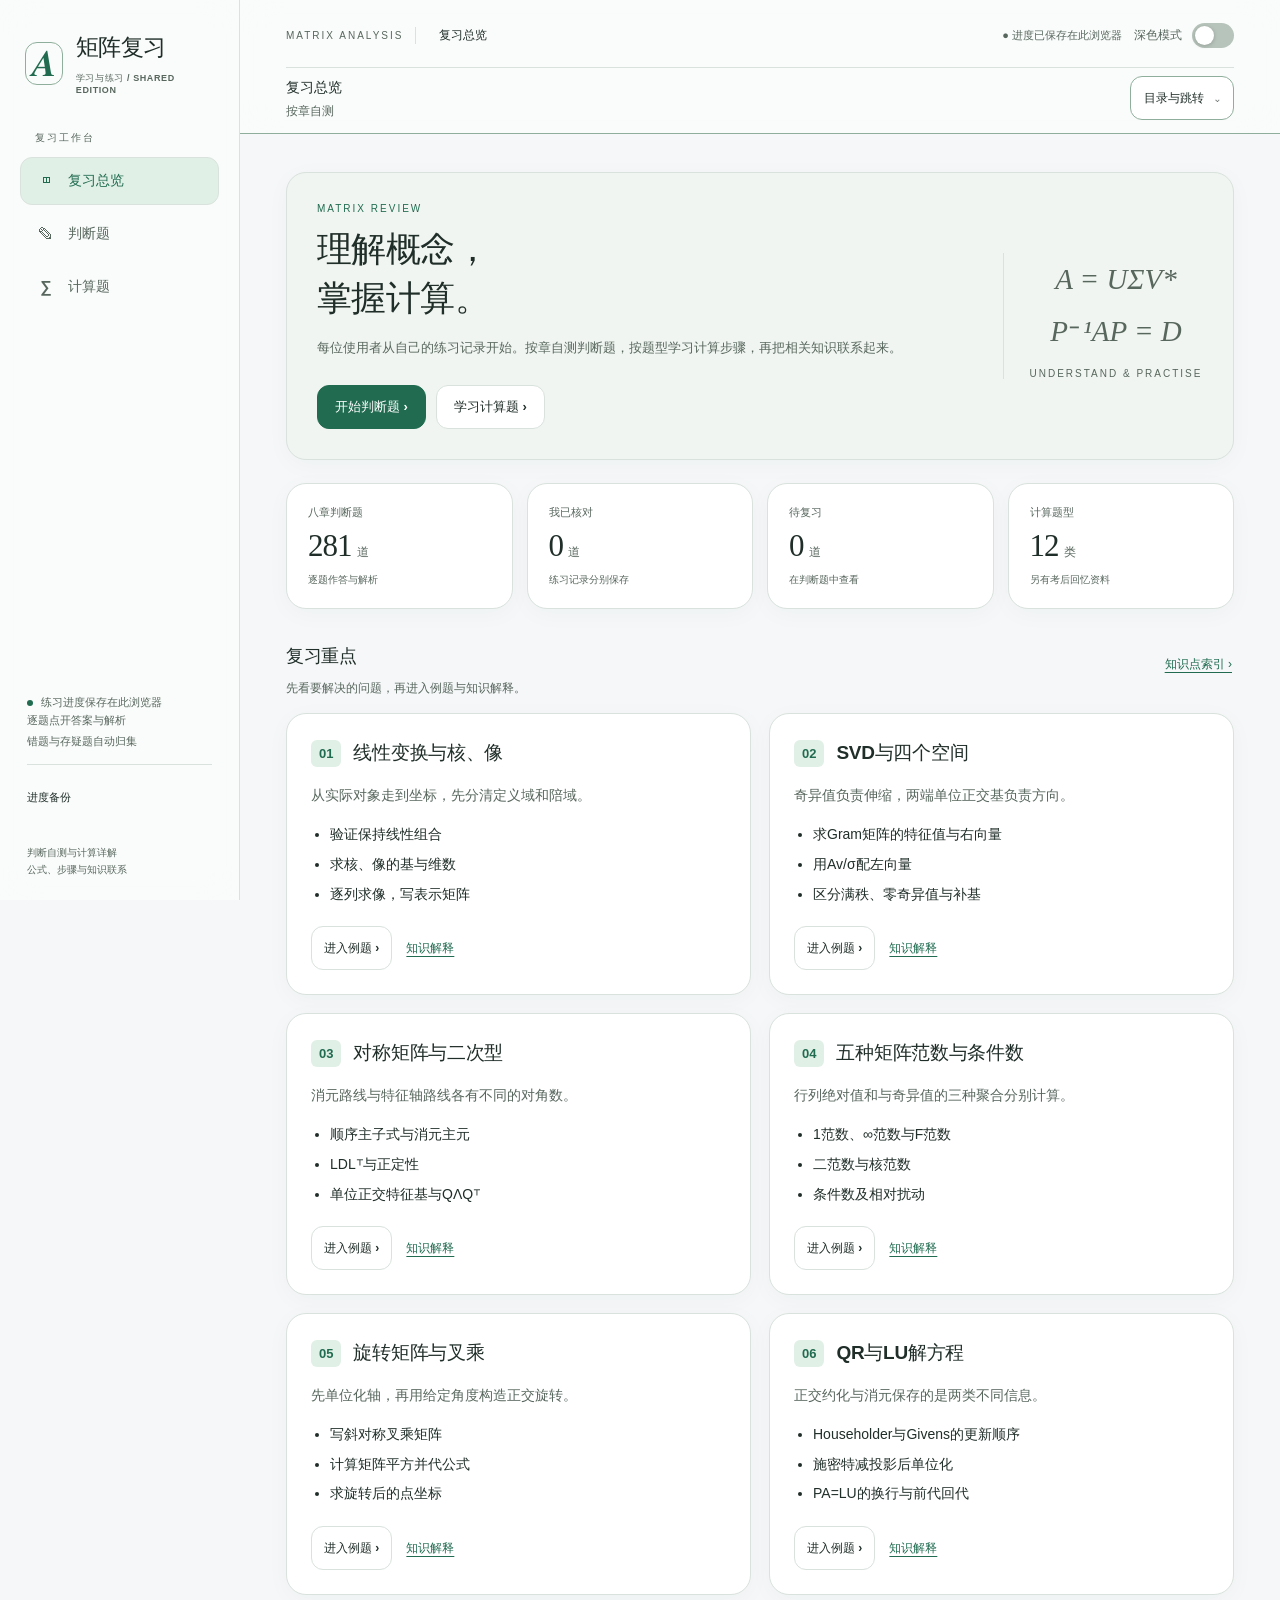
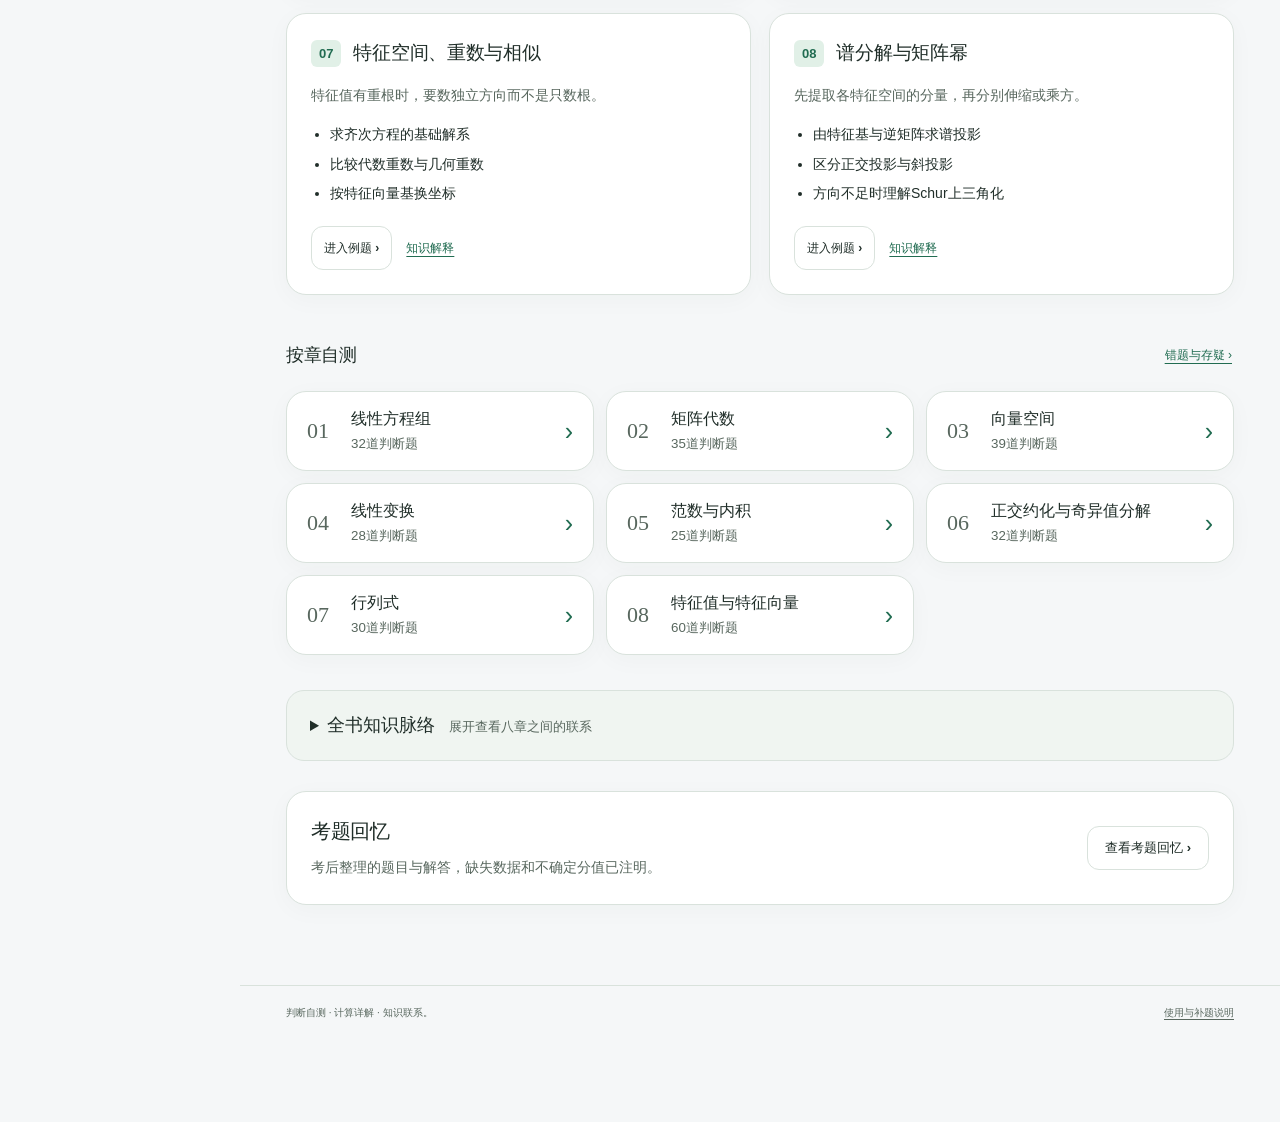
<file: index.html>
<!doctype html>
<html lang="zh-CN" data-theme="light">
<head>
  <meta charset="utf-8">
  <meta name="viewport" content="width=device-width,initial-scale=1">
  <meta name="theme-color" content="#f5f7f8">
  <title>矩阵复习</title>
  <script>try{if(localStorage.getItem("matrix-review.theme")==="dark"){document.documentElement.dataset.theme="dark";document.querySelector('meta[name="theme-color"]').content="#0d0d10";}}catch(e){}</script>
  <link rel="stylesheet" href="vendor/katex/katex.min.css?v=19095127357e">
  <link rel="stylesheet" href="style.css?v=bbf6fe3510bf">
  <link rel="stylesheet" href="mobile.css?v=49b1cda89ac2">
  <link rel="stylesheet" href="study.css?v=0c5cdf243495">
  <link rel="stylesheet" href="theme.css?v=6bb2911e28e2">
  <link rel="stylesheet" href="layout.css?v=339924d6b5a7">
  <script defer src="vendor/katex/katex.min.js?v=e8d885505949"></script>
  <script defer src="vendor/katex/contrib/auto-render.min.js?v=bb53eb953394"></script>
  <script defer src="bank.js?v=4020114d0c50"></script>
  <script defer src="core.js?v=cf3524adc19d"></script>
  <script defer src="app.js?v=b45f04b0af50"></script>
</head>
<body>
  <a class="skip" href="#main">跳至正文</a>
  <aside class="sidebar" aria-label="主要导航">
    <div class="brand"><span class="brand-symbol" aria-hidden="true">𝑨</span><div>矩阵复习<small>学习与练习 / SHARED EDITION</small></div></div>
    <div class="side-label">复习工作台</div>
    <nav id="nav"></nav>
    <div class="side-bottom">
      <div class="offline-indicator"><i></i> 练习进度保存在此浏览器</div>
      <p>逐题点开答案与解析<br>错题与存疑题自动归集</p>
      <details class="progress-tools"><summary>进度备份</summary><div>
      <button id="export" class="side-button">导出进度备份</button>
      <button id="import" class="side-button">导入进度备份</button>
      <input type="file" id="importFile" accept="application/json,.json" hidden>
      </div></details>
      <div class="side-caption">判断自测与计算详解<br>公式、步骤与知识联系</div>
    </div>
  </aside>
  <div class="workspace">
    <header class="topbar">
      <div><span class="eyebrow">MATRIX ANALYSIS</span><span id="breadcrumb">复习总览</span></div>
      <div class="topbar-actions"><span id="saveState" class="save-state" role="status">就绪</span><label class="theme-toggle"><span>深色模式</span><input type="checkbox" id="themeToggle" role="switch" aria-label="深色模式"><span class="theme-track" aria-hidden="true"></span></label></div>
      <div class="reading-dock" aria-label="当前阅读位置与导航">
        <div class="dock-context"><strong id="readingLocation">复习总览</strong><span id="readingSection">学习重点与章节入口</span></div>
        <details id="readingMenu" class="dock-menu"><summary>目录与跳转 <span aria-hidden="true">⌄</span></summary><div id="readingMenuPanel" class="dock-menu-panel"></div></details>
      </div>
    </header>
    <main id="main" tabindex="-1"></main>
    <footer class="footer">判断自测 · 计算详解 · 知识联系。<a href="guide.html" target="_blank" rel="noopener">使用与补题说明</a></footer>
  </div>
  <div id="toast" class="toast" role="status" aria-live="polite"></div>
  <nav id="readingTools" class="reading-tools" aria-label="快捷翻题与返回顶部" hidden></nav>
  <dialog id="confirmDialog"><form method="dialog"><h2 id="dialogTitle">确认提交</h2><p id="dialogText"></p><div class="button-row"><button value="cancel" class="button secondary">返回检查</button><button value="ok" class="button">继续</button></div></form></dialog>
  <noscript>请使用支持 JavaScript 的浏览器打开此文件。也可以阅读本目录的 Markdown 题库和批改。</noscript>
</body>
</html>
</file>
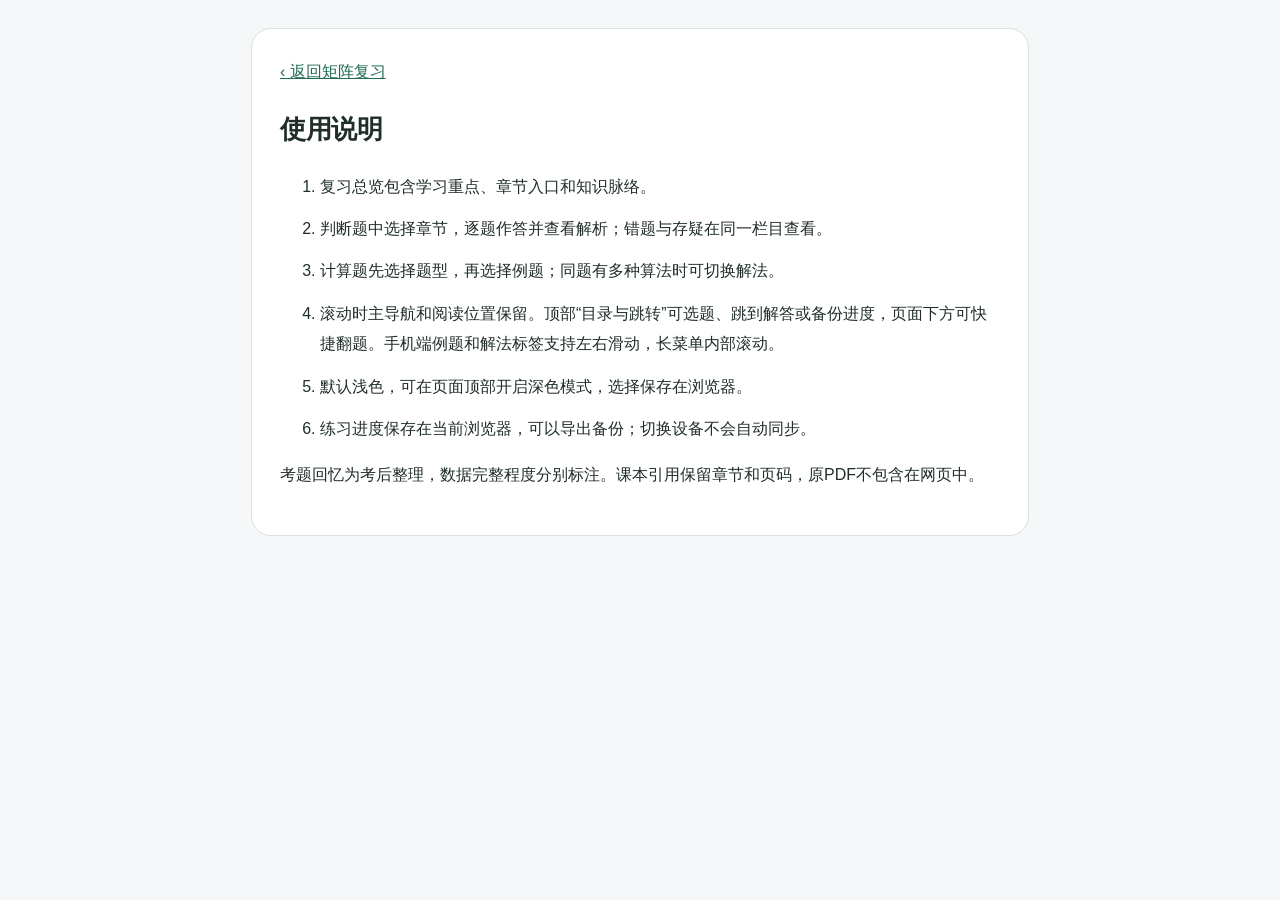
<file: guide.html>
<!doctype html>
<html lang="zh-CN" data-theme="light"><head><meta charset="utf-8"><meta name="viewport" content="width=device-width,initial-scale=1"><title>使用说明 · 矩阵复习</title>
<script>try{if(localStorage.getItem("matrix-review.theme")==="dark")document.documentElement.dataset.theme="dark";}catch(e){}</script>
<link rel="stylesheet" href="theme.css?v=6bb2911e28e2">
<style>body{font:16px/1.9 -apple-system,BlinkMacSystemFont,"Segoe UI",sans-serif;margin:0;padding:28px}main{max-width:720px;margin:auto;padding:28px;background:var(--card);border:1px solid var(--line);border-radius:20px}a{color:var(--green)}h1{font-size:26px}li{margin:12px 0}@media(max-width:600px){body{padding:16px}main{padding:22px}}</style></head>
<body><main><a href="index.html">‹ 返回矩阵复习</a><h1>使用说明</h1><ol><li>复习总览包含学习重点、章节入口和知识脉络。</li><li>判断题中选择章节，逐题作答并查看解析；错题与存疑在同一栏目查看。</li><li>计算题先选择题型，再选择例题；同题有多种算法时可切换解法。</li><li>滚动时主导航和阅读位置保留。顶部“目录与跳转”可选题、跳到解答或备份进度，页面下方可快捷翻题。手机端例题和解法标签支持左右滑动，长菜单内部滚动。</li><li>默认浅色，可在页面顶部开启深色模式，选择保存在浏览器。</li><li>练习进度保存在当前浏览器，可以导出备份；切换设备不会自动同步。</li></ol><p>考题回忆为考后整理，数据完整程度分别标注。课本引用保留章节和页码，原PDF不包含在网页中。</p></main></body></html>
</file>
<file: style.css>
:root{--ink:#21312e;--muted:#687670;--forest:#163e36;--green:#27634e;--accent:#dbe9bd;--paper:#f5f4ee;--card:#fffefa;--line:#e0e3da;--red:#a13c35;--red-bg:#fff1ed;--amber:#8b641a;--amber-bg:#fcf5df;--good-bg:#edf5e9;--sidebar:240px;font-family:"Segoe UI","Microsoft YaHei",sans-serif;color:var(--ink);background:var(--paper);font-synthesis:none}
*{box-sizing:border-box}body{margin:0}button,input,select,textarea{font:inherit}button,a,input,summary{touch-action:manipulation}button{cursor:pointer}button:disabled{cursor:default}a{color:var(--green);text-underline-offset:3px}button:focus-visible,a:focus-visible,summary:focus-visible,select:focus-visible,textarea:focus-visible{outline:3px solid #6c9561;outline-offset:3px}button{color:inherit}.skip{position:fixed;top:-60px;left:260px;z-index:20;background:white;padding:12px}.skip:focus{top:12px}.sidebar{position:fixed;inset:0 auto 0 0;width:var(--sidebar);background:var(--forest);color:#f2f5e9;padding:32px 20px 22px;display:flex;flex-direction:column;z-index:10}.brand{display:flex;gap:13px;align-items:center;font-family:"SimSun",serif;font-size:23px;letter-spacing:1px;padding:0 5px 33px}.brand-symbol{font-size:37px;font-family:Georgia,serif;width:39px;height:43px;border:1px solid #799285;border-radius:6px;text-align:center;line-height:41px}.brand small{display:block;font-family:"Segoe UI",sans-serif;letter-spacing:.6px;font-size:9px;margin-top:9px;color:#b7cabc}.side-label{padding:0 15px;color:#9fb7a8;font-size:10px;letter-spacing:2px;margin:3px 0 12px}#nav{display:grid;gap:5px}#nav button{border:0;background:transparent;color:#cbd8cf;display:flex;align-items:center;gap:12px;padding:13px 15px;border-radius:7px;text-align:left;font-size:14px}#nav button:hover{background:#245046}#nav button.active{background:var(--accent);color:#243c2b;font-weight:650}#nav .nav-icon{font-size:16px;width:20px;text-align:center}#nav .count{margin-left:auto;font-size:11px;background:#ffffff1a;padding:2px 6px;border-radius:4px}.side-bottom{margin-top:auto;padding:26px 7px 0;font-size:11px}.side-bottom p{color:#a8c0b0;line-height:1.9}.offline-indicator{font-size:11px;color:#deebce}.offline-indicator i{display:inline-block;background:#bddb83;width:6px;height:6px;border-radius:50%;margin-right:5px}.side-button{border:1px solid #547365;background:transparent;color:#dfe8d8;padding:9px 10px;border-radius:5px;margin:0 0 7px;width:100%;font-size:11px}.side-button:hover{background:#2b5347}.side-caption{color:#92ad9a;font-size:10px;line-height:1.7;padding-top:13px}.workspace{margin-left:var(--sidebar)}.topbar{height:76px;border-bottom:1px solid var(--line);padding:0 46px;display:flex;align-items:center;justify-content:space-between;background:#fffefa;gap:10px}.topbar>div{display:flex;align-items:center;gap:24px}.eyebrow{font-size:10px;letter-spacing:2px;color:#7c887f}.topbar #breadcrumb{font-size:12px;border-left:1px solid var(--line);padding-left:23px}.save-state{font-size:11px;color:var(--muted)}.save-state.bad{color:var(--red);max-width:330px}main{max-width:1250px;margin:0 auto;padding:38px 46px 50px;min-height:calc(100vh - 130px)}h1,h2,h3,p{margin-top:0}h1{font-family:"Noto Serif SC","Source Han Serif SC","SimSun",serif;font-size:33px;line-height:1.4;letter-spacing:1px;font-weight:650;margin-bottom:15px}h2{font-size:21px;font-weight:650;line-height:1.5}h3{font-size:16px;line-height:1.6}p{line-height:1.9}.muted{color:var(--muted)}.small{font-size:12px}.overline{font-size:10px;letter-spacing:2px;color:var(--green);margin:0 0 10px;text-transform:uppercase}.page-head{display:flex;justify-content:space-between;gap:20px;align-items:flex-start;margin-bottom:25px}.page-head .intro{color:var(--muted);font-size:13px;line-height:1.9;max-width:700px;margin-bottom:0}.button{border:1px solid var(--forest);border-radius:5px;background:var(--forest);color:#fffef6;display:inline-flex;align-items:center;justify-content:center;gap:8px;padding:11px 17px;text-decoration:none;font-size:13px;font-weight:600;line-height:1.5}.button:hover{background:#2a594a}.button.secondary{background:transparent;color:var(--forest);border-color:#becaba}.button.secondary:hover{background:#ebefe3}.button.light{background:#e9f0d9;color:#28432e;border-color:transparent}.button.light:hover{background:#dbe9bd}.button.small{padding:7px 12px;font-size:12px}.button:disabled{opacity:.5}.text-button{border:0;padding:5px 2px;background:transparent;color:var(--green);font-size:12px;text-decoration:underline;text-underline-offset:4px}.button-row{display:flex;flex-wrap:wrap;align-items:center;gap:10px}.hero{padding:32px 34px;background:#e8eddd;border:1px solid #dce4cd;border-radius:9px;display:grid;grid-template-columns:1fr 200px;gap:28px;margin-bottom:23px;position:relative;overflow:hidden}.hero h1{font-size:35px;margin-bottom:14px}.hero p{max-width:650px;font-size:13px;color:#51634e;margin-bottom:24px}.hero-math{align-self:center;text-align:center;color:#697d55;font:italic 29px Georgia,serif;line-height:1.8;border-left:1px solid #cdd7bf;padding-left:25px}.hero-math small{display:block;font:10px "Segoe UI",sans-serif;letter-spacing:2px;margin-top:10px}.stat-grid{display:grid;grid-template-columns:repeat(4,1fr);gap:14px;margin-bottom:30px}.stat{background:var(--card);border:1px solid var(--line);border-radius:7px;padding:21px}.stat-label{font-size:11px;color:var(--muted);margin-bottom:8px}.stat-value{font:31px Georgia,"Microsoft YaHei",serif;letter-spacing:-1px}.stat-value span{font:12px "Microsoft YaHei",sans-serif;letter-spacing:0;color:var(--muted);margin-left:5px}.stat-foot{font-size:10px;color:var(--muted);margin-top:9px}.section-heading{display:flex;align-items:center;justify-content:space-between;gap:12px;margin:0 0 14px}.section-heading h2{margin:0;font-size:18px}.dashboard-grid{display:grid;grid-template-columns:1.35fr 1fr;gap:22px}.panel{border:1px solid var(--line);background:var(--card);border-radius:7px;overflow:hidden}.panel-pad{padding:22px}.chapter-row{display:flex;gap:16px;align-items:center;padding:15px 20px;border:0;border-bottom:1px solid var(--line);background:transparent;width:100%;text-align:left}.chapter-row:last-child{border-bottom:0}.chapter-row:hover{background:#f0f3e8}.chapter-number{font:22px Georgia,serif;color:#7d8e6f;width:29px}.chapter-info{flex:1;min-width:0}.chapter-info strong{font-size:13px;font-weight:600;display:block;margin-bottom:5px}.chapter-info small{color:var(--muted);font-size:10px}.arrow{color:#7b8e71}.priority-item{padding:17px 0;border-bottom:1px solid var(--line)}.priority-item:first-child{padding-top:0}.priority-item:last-child{border-bottom:0;padding-bottom:0}.priority-item h3{font-size:14px;margin:0 0 6px}.priority-item p{font-size:12px;color:var(--muted);margin:0}.tag{display:inline-block;border:1px solid #d7e1c8;color:#5b7048;padding:3px 7px;border-radius:4px;font-size:10px;line-height:1.5;white-space:nowrap}.tag.optional{background:#f8f0e3;color:#856637;border-color:#eadbc0}.tag.original{color:#69736e;border-color:#dfe2dc}.banner{border-left:3px solid #b7ca8e;background:#edf2e3;padding:16px 20px;font-size:12px;line-height:1.9;margin:20px 0}.banner.warn{background:var(--amber-bg);border-color:#d1b162}.banner p:last-child{margin-bottom:0}.chapter-tabs{display:grid;grid-template-columns:repeat(8,1fr);border:1px solid var(--line);border-radius:6px;overflow:hidden;margin-bottom:20px}.chapter-tabs button{background:var(--card);padding:14px 7px;border:0;border-right:1px solid var(--line);font-size:12px}.chapter-tabs button:last-child{border-right:0}.chapter-tabs button.active{background:var(--forest);color:white}.chapter-tabs button span{display:block;font-size:10px;opacity:.65;margin-top:5px}.toolbar{display:flex;align-items:center;justify-content:space-between;gap:15px;flex-wrap:wrap;margin:18px 0}.toolbar label{font-size:12px;color:var(--muted)}select{background:var(--card);border:1px solid #c9d1c2;padding:8px 12px;border-radius:4px;color:var(--ink);max-width:100%}.progress-line{height:4px;background:#e3e8da;overflow:hidden;border-radius:3px;margin:14px 0 24px}.progress-line span{display:block;height:100%;background:#87a55d;transition:width .15s}.practice-sticky{position:sticky;top:0;z-index:5;background:#f5f4eef5;backdrop-filter:blur(8px);border-bottom:1px solid var(--line);padding:12px 0;margin:0 0 20px;display:flex;gap:15px;align-items:center;justify-content:space-between}.practice-sticky strong{font-size:14px}.practice-sticky small{color:var(--muted);font-size:11px}.question{background:var(--card);border:1px solid var(--line);border-radius:7px;padding:22px 25px;margin:0 0 16px;scroll-margin-top:90px}.question.is-wrong{border-left:3px solid #c47366}.question.is-unsure{border-left:3px solid #c8b05b}.q-meta{display:flex;align-items:center;gap:8px;flex-wrap:wrap;margin-bottom:12px;color:var(--muted);font-size:10px}.q-id{color:var(--green);font-weight:700;font-size:12px;letter-spacing:.6px}.q-meta .q-origin{margin-left:auto}.q-text{line-height:1.95;font-size:15px;margin-bottom:16px}.question fieldset{padding:0;border:0;margin:0;min-width:0}.sr-only{position:absolute;clip:rect(0,0,0,0);clip-path:inset(50%);width:1px;height:1px;overflow:hidden;white-space:nowrap}.choices{display:flex;flex-wrap:wrap;gap:9px;align-items:center}.choice{display:flex;align-items:center;gap:7px;border:1px solid #d7ddcf;padding:9px 17px;font-size:12px;border-radius:5px;background:#fffefb;cursor:pointer;min-width:84px}.choice:hover{background:#f1f4e9}.choice.selected{background:#eaf0df;border-color:#77915d;color:#2d4f2c}.choice input{accent-color:var(--forest);margin:0}.choice:has(input:focus-visible){outline:3px solid #9ab67c;outline-offset:2px}.choice:has(input:disabled){cursor:default}.flag-button{margin-left:auto;border:0;background:none;color:#8a7950;padding:8px;font-size:11px}.flag-button.flagged{background:var(--amber-bg);border-radius:4px;color:var(--amber)}.q-verdict{font-size:12px;display:flex;gap:9px;align-items:center;margin:14px 0 6px;flex-wrap:wrap}.pill{display:inline-block;padding:4px 9px;background:var(--good-bg);color:#3c7043;border-radius:4px;font-size:11px}.pill.wrong{background:var(--red-bg);color:var(--red)}.pill.unsure{background:var(--amber-bg);color:var(--amber)}.explanation{margin-top:14px;border-top:1px solid var(--line);padding-top:13px;font-size:13px;line-height:1.95}.explanation>summary{cursor:pointer;color:var(--green);font-weight:600;font-size:12px;margin-bottom:7px}.explanation .exp-body{padding-top:7px}.takeaway{background:#f1f4e8;padding:10px 14px;margin:14px 0;font-size:12px;border-radius:4px}.source-link{font-size:11px;line-height:1.8}.source-links{display:flex;gap:8px 14px;flex-wrap:wrap;margin-top:10px}.source-note{font-size:11px;background:#fcf6e9;padding:10px 13px;border-radius:4px;margin:12px 0}.result{padding:25px;background:#e9efdf;border:1px solid #d6e0c6;border-radius:7px;margin-bottom:22px}.result h2{margin-bottom:10px}.result p{font-size:12px;margin-bottom:12px}.result-numbers{display:flex;gap:25px;flex-wrap:wrap;margin:18px 0}.result-numbers strong{font:27px Georgia,serif;display:block;margin-bottom:3px}.result-numbers span{font-size:11px;color:var(--muted)}.jump-grid{display:flex;gap:6px;flex-wrap:wrap;margin-top:15px}.jump-grid a{width:34px;height:29px;text-align:center;line-height:29px;border-radius:4px;background:#fffefa;text-decoration:none;font-size:11px;border:1px solid #d2dbc6}.jump-grid a.wrong{background:var(--red-bg);border-color:#ebd0c7;color:var(--red)}.jump-grid a.unsure{background:var(--amber-bg);color:var(--amber);border-color:#e3d39e}.filter-pills{display:flex;gap:7px;flex-wrap:wrap}.filter-pills button{background:var(--card);border:1px solid var(--line);border-radius:5px;padding:8px 12px;font-size:12px}.filter-pills button.active{background:var(--forest);color:white;border-color:var(--forest)}.empty{border:1px dashed #bfcdb3;border-radius:7px;padding:45px;text-align:center;background:#fafbf4}.empty h2{font-family:"SimSun",serif;font-weight:500}.empty p{font-size:13px;color:var(--muted);margin:0}.guide-grid{display:grid;grid-template-columns:repeat(2,1fr);gap:16px}.guide-tile{display:flex;flex-direction:column;border:1px solid var(--line);background:var(--card);border-radius:6px;padding:22px;text-align:left}.guide-tile:hover{background:#f0f3e8}.guide-tile h3{margin:10px 0;font-size:15px}.guide-tile p{font-size:12px;color:var(--muted);margin-bottom:15px}.guide-tile span:last-child{font-size:11px;color:var(--green);margin-top:auto}.reading{background:var(--card);border:1px solid var(--line);border-radius:7px;padding:30px 34px;font-size:14px;line-height:2}.reading p{margin-bottom:20px}.reading table,table.report{border-collapse:collapse;width:100%;font-size:12px;margin:20px 0}.reading th,.reading td,table.report th,table.report td{border-bottom:1px solid var(--line);text-align:left;padding:11px 12px;line-height:1.8}.reading th,table.report th{background:#f0f3e8;color:#4e6346;font-weight:600}.table-wrap{overflow-x:auto}.katex{font-size:1.05em}.katex-display{overflow-x:auto;overflow-y:hidden;padding:8px 0;max-width:100%}.formula{overflow-x:auto}.condition-lab{border:1px solid #c9d6bc;background:#f0f5e8;border-radius:6px;padding:22px;margin:24px 0}.condition-lab h3{margin-bottom:10px}.lab-controls{display:grid;grid-template-columns:repeat(2,1fr);gap:20px}.lab-controls label{font-size:12px;display:block}.lab-controls input{width:100%;accent-color:var(--forest);margin:13px 0}.lab-result{display:grid;grid-template-columns:repeat(3,1fr);gap:15px;padding:18px 0 0;border-top:1px solid #d3ddc7}.lab-result strong{font:24px Georgia,serif;display:block;margin-top:7px}.lab-result small{font-size:10px;color:#657751}.mini-bars{display:grid;gap:10px;margin:12px 0 20px;font-size:11px}.mini-bars>div{display:flex;align-items:center;gap:8px}.mini-bars span{width:70px;flex-shrink:0}.mini-bars i{display:block;height:7px;background:#92ad6d;min-width:1px}.calc-list{display:grid;grid-template-columns:repeat(2,1fr);gap:15px}.calc-tile{border:1px solid var(--line);border-radius:6px;background:var(--card);padding:20px;text-align:left;display:flex;flex-direction:column;gap:10px}.calc-tile:hover{background:#f0f3e8}.calc-tile strong{font-size:15px;line-height:1.7}.calc-tile p{font-size:11px;color:var(--muted);margin:0;line-height:1.8}.calc-prompt{font-size:15px;line-height:2;margin:15px 0 22px}.note-label{display:block;color:var(--muted);font-size:12px;margin-bottom:9px}textarea{width:100%;min-height:125px;padding:14px;border:1px solid #cbd5c3;border-radius:5px;background:#fffffb;color:var(--ink);font-size:13px;line-height:1.8;resize:vertical}input[type=number]{border:1px solid #becbb2;border-radius:4px;padding:8px;width:75px;background:#fffffb}.calc-solution{border-top:1px solid var(--line);margin-top:25px;padding-top:20px;font-size:13px;line-height:2}.step{padding:16px 0;border-bottom:1px solid var(--line)}.step h3{font-size:14px;color:#3e6640;margin-bottom:8px}.step:last-child{border:0}.pitfalls{background:var(--amber-bg);padding:17px 20px;font-size:12px;border-radius:5px}.pitfalls ul{padding-left:20px;margin-bottom:0;line-height:2}.exam-options{display:flex;align-items:center;gap:10px;font-size:13px;line-height:1.8;margin:15px 0}.exam-options input{accent-color:var(--forest)}.exam-title{margin:30px 0 17px;border-top:1px solid var(--line);padding-top:25px}.calc-exam-block{margin:15px 0}.footer{max-width:1250px;margin:auto;padding:18px 46px 25px;color:#8b958b;font-size:10px;line-height:1.8;border-top:1px solid var(--line);display:flex;justify-content:space-between;gap:15px}.footer a{color:#72816c}.toast{position:fixed;bottom:26px;left:calc(50% + 100px);transform:translateX(-50%);padding:12px 20px;background:var(--forest);color:#fff;border-radius:6px;max-width:80vw;z-index:30;font-size:12px;opacity:0;pointer-events:none;transition:opacity .15s}.toast.show{opacity:1}dialog{max-width:460px;width:90vw;border:1px solid #bbcbb0;border-radius:9px;padding:28px;color:var(--ink);background:var(--card)}dialog::backdrop{background:#112e2850}dialog h2{font-size:20px}dialog p{font-size:13px;color:var(--muted);margin-bottom:25px}
@media(min-width:1600px){main{padding-top:45px}.topbar{padding-left:max(46px,calc((100vw - var(--sidebar) - 1158px)/2))}}
@media(max-width:1150px){:root{--sidebar:205px}.sidebar{padding:26px 14px}.brand{font-size:21px}.brand small{font-size:8px;letter-spacing:0}.topbar{padding:0 27px}main{padding:30px 27px}.hero{grid-template-columns:1fr;padding:28px}.hero-math{display:none}.hero h1{font-size:30px}.dashboard-grid{grid-template-columns:1fr}.stat{padding:17px}.chapter-tabs{grid-template-columns:repeat(4,1fr)}.chapter-tabs button{border-bottom:1px solid var(--line)}.footer{padding-left:27px;padding-right:27px}.topbar .eyebrow{display:none}}
@media(max-width:760px){:root{--sidebar:0px}.sidebar{position:static;width:auto;padding:18px 17px 12px;display:block}.brand{padding:0 2px 15px;font-size:22px}.brand-symbol{font-size:30px;height:36px;line-height:34px;width:35px}.brand small{font-size:9px;letter-spacing:.5px;margin-top:6px}.side-label,.side-caption,.side-bottom p,.offline-indicator{display:none}.side-bottom{padding:11px 0 0;display:flex;gap:8px}.side-button{font-size:10px;padding:7px 10px;margin:0;width:auto}#nav{display:flex;overflow-x:auto;gap:5px;scrollbar-width:thin}#nav button{flex-shrink:0;padding:10px;font-size:11px;gap:5px}#nav .nav-icon{font-size:12px;width:14px}#nav .count{font-size:9px} .workspace{margin:0}.topbar{height:49px;padding:0 19px}.topbar #breadcrumb{border:0;padding:0;font-size:11px}.save-state{font-size:9px}main{padding:25px 18px 32px;min-height:50vh}h1{font-size:27px}.page-head{display:block;margin-bottom:20px}.page-head .button-row{margin-top:16px}.hero{padding:23px}.hero h1{font-size:28px}.hero p{font-size:12px}.stat-grid{grid-template-columns:repeat(2,1fr);gap:10px;margin-bottom:25px}.stat{padding:17px}.stat-value{font-size:28px}.dashboard-grid{gap:20px}.question{padding:18px 16px}.q-text{font-size:14px}.choice{min-width:75px;padding:9px 12px}.flag-button{margin-left:0;font-size:10px}.practice-sticky{gap:10px}.practice-sticky .button{font-size:11px;padding:9px 12px}.chapter-tabs button{font-size:11px}.chapter-tabs button span{font-size:9px}.guide-grid,.calc-list{grid-template-columns:1fr}.reading{padding:22px 18px;font-size:13px}.result{padding:20px}.result-numbers{gap:18px}.result-numbers strong{font-size:24px}.lab-controls{grid-template-columns:1fr;gap:8px}.lab-result{gap:8px}.lab-result strong{font-size:20px}.footer{padding:17px 18px;display:block;font-size:9px}.footer a{display:block;margin-top:5px}.toast{left:50%}.small{font-size:11px}}
@media print{.sidebar,.topbar,.footer,.practice-sticky,.button-row,.flag-button,.choices,#toast,.toolbar,.chapter-tabs,.condition-lab{display:none!important}.workspace{margin:0}main{padding:0;max-width:none}.question,.reading{border:0;break-inside:avoid;padding:15px 0}.explanation{display:block}.explanation>summary{display:none}details:not([open])>*:not(summary){display:block}a{color:#222}h1{font-size:24px}.hero{background:white;border:0}.guide-grid{display:block}textarea{border:0}.katex-display{overflow:visible}}
</file>
<file: mobile.css>
/* Larger touch targets and math scrolling on a phone. */
@media(max-width:760px){
  body{padding-bottom:env(safe-area-inset-bottom)}
  .sidebar{padding-top:max(18px,env(safe-area-inset-top))}
  #nav button,.side-button,.choice,.flag-button,.filter-pills button,.button{min-height:44px}
  .choice{font-size:14px;flex:1;justify-content:center}
  .flag-button{flex-basis:100%;text-align:left;font-size:12px}
  textarea,input[type=number],select{font-size:16px}
  .q-text{font-size:16px;line-height:1.9}
  .reading{font-size:15px;overflow-wrap:anywhere}
  .calc-prompt{font-size:16px}
  .katex-display{padding-bottom:12px}
  .q-text>.katex,.exp-body>.katex,.step>.katex{max-width:100%;overflow-x:auto;overflow-y:hidden;vertical-align:middle}
  .source-links{flex-direction:column;align-items:flex-start}
  .chapter-tabs button{min-height:55px}
  .topbar{height:auto;min-height:49px;gap:8px;padding-top:10px;padding-bottom:10px}
  .topbar>div{flex-shrink:0}.save-state{text-align:right;line-height:1.6}
  .toolbar{align-items:flex-start}.toolbar>label{width:100%}.toolbar select{max-width:100%}
  .practice-sticky{top:0;padding:12px 0}
}
</file>
<file: study.css>
/* A small, ordered learning path with the long derivations kept readable. */
.core-lesson-list{display:grid;gap:18px}
.core-lesson{display:grid;grid-template-columns:54px minmax(0,1fr);gap:22px;background:var(--paper,#fff);border:1px solid var(--line,#dce3de);padding:28px;border-radius:12px}
.core-lesson:first-child{border-color:var(--green);box-shadow:inset 4px 0 var(--green)}
.core-lesson h2{font-size:23px;line-height:1.5;margin:7px 0 10px}
.core-lesson p{line-height:1.9;margin:8px 0 15px}
.lesson-number{font-size:29px;font-family:Georgia,serif;color:var(--green);padding-top:10px}
.reserve-entry{margin-top:30px;border-top:1px solid var(--line,#dce3de);padding:20px 0;line-height:1.9}
.reserve-entry .text-button{display:block}
.lesson-nav{display:flex;justify-content:space-between;align-items:center;gap:15px;margin:0 0 22px}
.lesson-nav .button-row{justify-content:flex-end}
.lesson-after{margin-top:24px}
.optional-variation,.advanced-work,.concept-review{border:1px solid var(--line,#dce3de);border-radius:8px;margin:24px 0;background:#f8faf7}
.optional-variation>summary,.advanced-work>summary,.concept-review>summary{padding:16px 19px;cursor:pointer;font-weight:650;line-height:1.8;min-height:44px}
.optional-variation>p,.optional-variation>.text-button{margin:12px 19px 18px}
.concept-body{padding:0 20px 20px;font-size:15px;line-height:2}
.concept-body p{margin:15px 0}
.concept-body .table-wrap{margin:20px 0}
.reading table,.concept-body table{border-collapse:collapse;width:100%;min-width:460px;font-size:14px;line-height:1.8}
.reading th,.reading td,.concept-body th,.concept-body td{padding:13px 15px;text-align:left;border-bottom:1px solid var(--line,#dce3de);vertical-align:top}
.reading th,.concept-body th{background:#eaf0eb;font-weight:650}
.concept-body .katex-display{margin:18px 0}
.lesson-connections{margin:25px 0 15px;padding-top:10px;border-top:1px solid var(--line,#dce3de)}
.lesson-connections .text-button{display:block;text-align:left}
.solution-intro{font-size:14px;color:var(--muted);padding-bottom:10px}
.advanced-work .step{padding:0 20px 20px}
.chapter-context{padding:17px 22px;background:#edf2ec;border-radius:8px;line-height:1.8;margin-bottom:24px}
.chapter-context p{margin:8px 0}
.chain-note{background:#edf2ec;border-left:3px solid var(--green);padding:20px 24px;margin:25px 0;line-height:1.9}
.course-chapter{border-top:1px solid var(--line,#dce3de);padding:28px 0 20px}
.course-chapter h3{font-size:21px;line-height:1.6;margin:10px 0}
.course-chapter .source-links{margin-top:15px;gap:8px}
.logic-lines{padding-left:24px;line-height:2.1}
.logic-lines li{margin-bottom:13px}
.text-button{min-height:44px;line-height:1.7;white-space:normal}
.step p{margin:0 0 17px;line-height:2.05}
.step p:last-child{margin-bottom:0}
.lesson-summary{margin:28px 0;padding:22px;background:#edf2ec;border-left:3px solid var(--green);line-height:2}
.lesson-summary h3{margin:0 0 18px}.lesson-summary p{margin:13px 0}
.question-group{margin:32px 0 45px}
.question-group-head{border-top:2px solid var(--green);padding:20px 0 8px}
.question-group-head h2{font-size:22px;line-height:1.7;margin:7px 0}
.group-summary{background:#edf2ec;border:1px solid var(--line,#dce3de);border-radius:8px;margin-top:18px}
.group-summary>summary{min-height:44px;padding:15px 20px;cursor:pointer;font-weight:650;line-height:1.8}
.optional-lesson{border-style:dashed}
.optional-lesson:first-child{box-shadow:none}
.calc-solution .step{font-size:17px}
.solution-part{font-size:23px;line-height:1.7;border-top:2px solid var(--green);padding:22px 0 8px;margin:34px 0 18px;scroll-margin-top:24px}
.solution-jumps{display:grid;gap:9px;margin:18px 0 25px}
.solution-jumps a{min-height:44px;padding:10px 14px;background:#edf2ec;border-radius:6px;line-height:1.8}
.exam-checklist{padding:20px 24px;border:1px solid var(--line,#dce3de);border-radius:8px;margin:26px 0;line-height:2}
.exam-checklist ol{padding-left:25px}.exam-checklist li{margin:10px 0}
.matrix-notes{font-size:17px;line-height:2.05;border-top:2px solid var(--green);padding-top:24px;margin-top:35px}
.matrix-notes h2{font-size:23px;line-height:1.7;margin-bottom:25px}
.matrix-notes h3{font-size:19px;line-height:1.8;margin:27px 0 12px}
.matrix-notes p{margin:13px 0 23px}
.step-heading{display:grid;grid-template-columns:36px minmax(0,1fr);gap:13px;align-items:start;margin:0 0 22px}
.step-heading h3{margin:0!important;font-size:20px;line-height:1.65}
.step-number{display:flex;align-items:center;justify-content:center;min-height:34px;border-radius:7px;background:#e8efe8;color:var(--green);font-size:14px;font-weight:700;font-variant-numeric:tabular-nums}
.step-content{min-width:0}.step-content>p{margin:0 0 21px}
.solution-subheading{font-size:18px;line-height:1.8;color:var(--green);margin:30px 0 18px;padding:0 0 9px;border-bottom:1px solid var(--line)}
.step-content>.solution-subheading:first-child{margin-top:2px}
.solution-table{margin:26px 0}
.solution-table th,.solution-table td{padding:15px 14px;line-height:1.9}
.step-content .katex-display{text-align:center}
.basis-plan{margin:24px 0 30px;padding:20px 24px;background:#edf3e8;border:1px solid #ccd9c4;border-radius:8px;line-height:1.95}
.basis-plan h3{margin:0 0 12px;font-size:18px;color:var(--green)}.basis-plan p{margin:0;line-height:1.95}
.basis-step-note{margin:0 0 24px;padding:15px 19px;border-left:4px solid #72936f;background:#f1f5ec;font-size:15px;line-height:1.95;border-radius:0 6px 6px 0}
.basis-step-note strong{display:block;color:#345546;margin-bottom:7px;font-size:16px}.basis-step-note p{margin:0;line-height:1.95}
.basis-primer{margin:20px 0 5px;border:1px solid var(--line);border-radius:7px;background:#fbfcf7}
.basis-primer summary{padding:16px 20px;cursor:pointer;font-weight:700;line-height:1.9}
.basis-primer-body{padding:0 23px 22px}.basis-primer-body h4{font-size:18px;margin:26px 0 16px;color:var(--green)}
.basis-primer-body p{line-height:2}.basis-primer-body .katex-display{margin:24px 0;overflow-x:auto;overflow-y:hidden;padding:4px 0 13px}
.step-content .operation-note{background:#f0f4ed;border-left:3px solid #7f9b7f;padding:14px 17px;margin-top:19px}
.step-content .mistake-note{background:#304b43;color:#fff9eb;border-left:5px solid #e0bd83;border-radius:5px;padding:17px 20px;margin-top:22px;font-weight:550}
.calc-solution .pitfalls{background:#223b33;color:#fff9eb;border-left:5px solid #e0bd83;border-radius:7px;padding:23px 27px;margin:28px 0;font-size:16px;line-height:2}
.calc-solution .pitfalls h3{font-size:20px;line-height:1.7;color:inherit;margin:0 0 14px}
.calc-solution .pitfalls ul{margin:0;padding-left:23px}
.calc-solution .pitfalls li{margin:11px 0;line-height:1.95}
.calc-solution .pitfalls li::marker{color:#e0bd83}
.prerequisite{margin:20px 0;padding:17px 20px;border:1px solid var(--line,#dce3de);border-radius:7px;line-height:1.9}
.prerequisite .text-button{display:block;text-align:left}
.katex-display>.katex{width:max-content;min-width:100%}
.reading,.step,.exp-body,.concept-body,.lesson-nav,.lesson-nav .button-row,.core-lesson>div{min-width:0}
.step .katex-display,.concept-body .katex-display,.reading .katex-display{max-width:100%;overflow-x:auto;overflow-y:hidden;padding:4px 0 13px}
.question{scroll-margin-top:24px}
.q-text{font-size:18px;line-height:2}
.explanation{margin-top:22px;padding-top:18px;font-size:17px;line-height:2.05}
.explanation>summary{display:list-item;width:fit-content;max-width:100%;padding:10px 17px;border:1px solid #b9cbb8;border-radius:6px;font-size:14px;background:#f0f5eb;line-height:1.8}
.explanation[open]>summary{margin-bottom:23px}
.explanation .q-verdict{font-size:15px;gap:12px;margin:0 0 25px;padding:14px 17px;background:#f5f6ef;border-radius:6px}
.explanation .pill{font-size:13px}
.answer-reasoning h3,.question-deep-links h3{font-size:18px;line-height:1.8;margin:0 0 13px}
.answer-reasoning p{margin:0 0 19px}
.question .takeaway{font-size:15px;line-height:2;padding:16px 20px;margin:22px 0}
.question .source-note{font-size:14px;line-height:2;padding:16px 20px}
.question-deep-links{padding:19px 22px;margin:26px 0;background:#edf3ed;border-radius:7px}
.question-deep-links p{font-size:14px;color:var(--muted);margin:0 0 12px}
.question-deep-links .text-button{font-size:14px;text-align:left;padding:8px 0}
.question-retry{display:flex;align-items:center;justify-content:space-between;gap:15px;flex-wrap:wrap;margin-top:25px;padding-top:16px;border-top:1px solid var(--line);font-size:13px;color:var(--muted)}
.question .concept-body,.group-summary .concept-body{font-size:16px;line-height:2.05}
.practice-sticky #checkedCount{margin-left:15px;color:var(--muted)}
.guide-reading{font-size:17px;line-height:2.05;padding:34px 38px}
.guide-reading>h2{font-size:23px;line-height:1.7;margin:36px 0 19px;padding-top:23px;border-top:1px solid var(--line)}
.guide-reading>h3{font-size:20px;line-height:1.8;margin:30px 0 16px}
.guide-reading p{line-height:2.05;margin-bottom:23px}
.guide-reading li{margin:10px 0;line-height:2}
.guide-reading table,.question table,.group-summary table{font-size:16px;line-height:1.95}
.guide-reading .takeaway{font-size:16px;line-height:2;padding:18px 22px}
.guide-reading .text-button{font-size:14px;text-align:left}
.guide-reading .source-link,.question .source-link{font-size:12px}
.guide-toc{display:block;padding:23px 25px;margin:0 0 32px;background:#eef3ec;border:1px solid #dce5d8;border-radius:7px}
.guide-toc>strong{display:block;font-size:15px;margin-bottom:16px}
.guide-toc>div{display:grid;grid-template-columns:repeat(2,minmax(0,1fr));gap:10px 22px}
.guide-toc a{font-size:14px;line-height:1.8;padding:6px 0}
.guide-anchor{scroll-margin-top:25px}
.guide-return{margin-top:30px;padding-top:22px;border-top:1px solid var(--line)}
.calc-preflight{padding:23px 26px;margin:24px 0;background:#edf3ec;border-left:3px solid #547d5c;border-radius:5px;font-size:16px;line-height:2}
.calc-preflight h3{font-size:19px;margin:0 0 14px;line-height:1.7}
.calc-preflight p{margin:0 0 12px;line-height:2}
.calc-preflight .text-button{font-size:14px;text-align:left}
.guide-reading h4{font-size:17px;line-height:1.85;color:#365d40;margin:29px 0 16px;padding-top:15px;border-top:1px solid #e4e8de}
.guide-reading .concept-review>p,.guide-reading .concept-review>.formula,.guide-reading .concept-review>h4{margin-left:22px;margin-right:22px}
.guide-reading .concept-review>p:last-child{padding-bottom:18px}
.guide-reading .method-warning{background:#304b43;color:#fff9eb;border-left:5px solid #e0bd83;border-radius:6px;padding:18px 23px;margin:24px 0}
.guide-reading .method-warning p{margin:0;line-height:2;color:inherit}
.method-solution{margin:25px 0 40px}
.method-solution .solution-part{margin-top:36px}
.guide-reading .method-comparison{min-width:650px}
.method-switcher{display:grid;grid-template-columns:repeat(3,minmax(0,1fr));gap:14px;margin:24px 0}
.method-choice{display:flex;flex-direction:column;gap:9px;align-items:flex-start;text-align:left;padding:20px;border:1px solid #b9cbb8;border-radius:8px;background:#f5f8f1;color:var(--ink);font:inherit;line-height:1.7}
button.method-choice{cursor:pointer}button.method-choice:hover{background:#eaf1e6;border-color:var(--green)}
.method-choice.current{border:2px solid var(--green);padding:19px;background:#eaf1e6}
.method-choice strong{font-size:16px}.method-choice small{font-size:13px;color:var(--muted)}
.method-priority{font-size:12px;font-weight:650;color:var(--green)}
.supplement-entry{padding:21px 24px;margin:22px 0;background:#edf3ec;border:1px solid var(--line);border-radius:8px;line-height:1.9}
.supplement-entry p{margin:9px 0 16px}
.calculation-topic-nav{margin:25px 0 34px;border:1px solid var(--line);border-radius:10px;background:#f1f5ed;overflow:hidden}
.topic-tab-row{display:flex;gap:16px;padding:14px 19px;align-items:flex-start}
.topic-tab-row+.topic-tab-row{border-top:1px solid var(--line)}
.topic-tier{flex:0 0 70px;color:var(--green);font-size:13px;font-weight:700;padding-top:10px}
.topic-tab-list{display:flex;gap:8px;flex-wrap:wrap}
.topic-tab{border:1px solid transparent;background:transparent;padding:9px 14px;border-radius:6px;color:var(--ink);font-size:15px;line-height:1.6;cursor:pointer}
.topic-tab:hover{background:#e3ebde}.topic-tab.active{background:var(--green);color:white;border-color:var(--green)}
.case-tabs{display:flex;gap:10px;flex-wrap:wrap;margin:22px 0 26px;border-bottom:1px solid var(--line);padding-bottom:17px}
.case-tab{background:#fffdf8;border:1px solid var(--line);border-radius:7px;padding:13px 19px;text-align:left;cursor:pointer;line-height:1.7;min-width:190px}
.case-tab strong{display:block;font-size:16px}.case-source{display:block;font-size:12px;color:var(--muted);margin-top:5px}
.case-tab.active{background:#e9f1e4;border-color:var(--green);box-shadow:inset 0 3px var(--green)}
.case-title{font-size:25px;line-height:1.65;margin:20px 0 5px}.case-caption{margin:0 0 20px}
.recall-overview{border-left:4px solid var(--green);background:#eef3e9;padding:21px 26px;margin:22px 0;border-radius:7px;line-height:1.9}
.recall-overview>strong{font-size:18px}.recall-overview p{margin:10px 0}.recall-overview summary{cursor:pointer;font-weight:650}
.recall-source{padding:20px 25px;margin:22px 0;background:#fff4df;border:1px solid #ddc59c;border-radius:8px;line-height:1.9}
.recall-source p{margin:10px 0 0}.recall-source>strong{display:block;color:#674e26}
.recall-review{margin:30px 0;padding:25px 28px;background:#f1f5ed;border:1px solid var(--line);border-radius:8px;overflow-x:auto;line-height:1.9}
.recall-review>h2{font-size:23px;line-height:1.65;margin-top:0}.recall-review h3{font-size:18px;margin:18px 0}
.recall-review table{width:100%;border-collapse:collapse;background:#fffdf8}.recall-review th{background:#e3ecdc;text-align:left}
.recall-review th,.recall-review td{padding:15px 17px;border:1px solid var(--line);vertical-align:top;line-height:1.9}.recall-review th:first-child,.recall-review td:first-child{width:29%}
.recall-review .small{margin:17px 0 0}
.calculation-topic [role="tabpanel"]:focus{outline:none}
[role="tab"]:focus-visible{outline:3px solid #a3b88c;outline-offset:3px}
.solution-extra{border:1px solid var(--line);border-radius:8px;background:#f6f8f2;margin:25px 0;line-height:1.95}
.solution-extra>summary{padding:17px 22px;font-weight:700;cursor:pointer}
.solution-extra-body{padding:5px 25px 24px;min-width:0}
.solution-extra-body h4{font-size:18px;line-height:1.9;margin:27px 0 15px;color:var(--green)}
.solution-extra-body p{line-height:1.95;margin:16px 0}
.solution-extra-body .katex-display{margin:25px 0;overflow-x:auto;overflow-y:hidden;padding:5px 0}
.step-content .katex-display{margin:25px 0}
/* Compact navigation and explicit, consistent selection controls. */
.progress-tools{border-top:1px solid var(--line);padding-top:10px;margin:12px 0}
.progress-tools>summary{cursor:pointer;min-height:44px;display:flex;align-items:center;font-weight:650}
.review-focus{margin:34px 0 38px}.review-focus .section-heading{align-items:flex-start;gap:14px}.review-focus .section-heading p{margin:7px 0 0}
.focus-grid{display:grid;grid-template-columns:repeat(2,minmax(0,1fr));gap:18px}
.focus-card{padding:24px;background:#fffdf8;border:1px solid #d1ddd4;border-radius:12px;min-width:0;display:flex;flex-direction:column}
.focus-title{display:flex;gap:12px;align-items:center}.focus-title>span{font-size:13px;font-weight:700;color:var(--green);background:#e9f0e8;border-radius:6px;padding:6px 8px}
.focus-title h3{font-size:19px;line-height:1.6;margin:0}.focus-card>p{font-size:14px;line-height:1.85;color:var(--muted);margin:14px 0 8px}
.focus-card ul{font-size:14px;line-height:1.85;padding-left:19px;margin:5px 0 19px}.focus-card li+li{margin-top:4px}
.focus-actions{display:flex;gap:12px;align-items:center;margin-top:auto;flex-wrap:wrap}
.overview-chapters{margin:35px 0}.overview-chapter-grid{display:grid;grid-template-columns:repeat(2,minmax(0,1fr));gap:12px}
.overview-chapter{display:flex;align-items:center;gap:15px;text-align:left;border:1px solid #c9d7cc;border-radius:10px;padding:17px 20px;background:#fffdf8;color:var(--ink);font:inherit;cursor:pointer}
.overview-chapter strong{display:block;font-size:16px}.overview-chapter small{display:block;color:var(--muted);margin-top:5px}.overview-chapter>span:last-child{margin-left:auto;font-size:25px;color:var(--green)}
.overview-chapter:hover,.focus-card .button:hover{border-color:var(--green);background:#f1f6ed}
.overview-map{border:1px solid var(--line);border-radius:10px;background:#f3f6ee;margin:30px 0}
.overview-map>summary{cursor:pointer;padding:19px 23px;line-height:1.7}.overview-map>summary strong{font-size:18px}.overview-map>summary span{margin-left:14px;font-size:13px;color:var(--muted)}
.overview-map-body{padding:0 25px 25px;line-height:1.9}.map-chapter{border-top:1px solid var(--line);padding:18px 0}.map-chapter p{margin:8px 0}.map-chapter .text-button{font-size:14px;margin-right:14px}
.recall-entry{display:flex;justify-content:space-between;gap:20px;align-items:center;padding:24px;border:1px solid var(--line);border-radius:10px;background:#fffdf8;margin:30px 0}
.recall-entry h2{font-size:20px;margin:0 0 9px}.recall-entry p{margin:0;line-height:1.8;color:var(--muted);font-size:14px}
.judgment-nav{display:flex;gap:8px;flex-wrap:wrap;padding:6px;background:#eaf0e6;border:1px solid var(--line);border-radius:10px;margin:0 0 26px;width:fit-content;max-width:100%}
.judgment-nav button{min-height:44px;padding:9px 18px;border:1px solid transparent;border-radius:7px;background:transparent;color:var(--ink);font:inherit;font-size:14px;font-weight:600;cursor:pointer}
.judgment-nav button.active{background:#fffdf8;border-color:#bccdbc;color:var(--green);box-shadow:0 1px 3px #173d3510}.judgment-nav button:hover{background:#f7faf4}
.judgment-nav button span{margin-left:7px;font-size:12px;background:#d8e7d7;padding:2px 6px;border-radius:6px}
.calculation-selector{display:grid;grid-template-columns:minmax(230px,400px) minmax(0,1fr);gap:20px;align-items:end;background:#f0f5ec;border:1px solid #cad8cc;border-radius:12px;padding:22px 24px;margin:22px 0 30px}
.calculation-selector label{display:flex;flex-direction:column;gap:9px;min-width:0}.calculation-selector label>span{font-size:14px;font-weight:700;color:var(--green)}
.calculation-selector select{width:100%;min-height:52px;padding:12px 38px 12px 15px;background-color:#fffdf8;border:1.5px solid #9fb6a5;border-radius:8px;color:var(--ink);font-size:16px;font-weight:600;cursor:pointer}
.calculation-selector select:focus-visible{outline:3px solid #8db79a;outline-offset:3px}.selection-description{font-size:14px;color:var(--muted);line-height:1.9;margin:0 0 11px;overflow-wrap:anywhere}
.selector-heading{display:flex;align-items:center;justify-content:space-between;gap:12px;margin:20px 0 11px;line-height:1.6}.selector-heading strong{font-size:15px}.selector-heading>span{font-size:12px;color:var(--muted)}
.case-tabs{gap:11px;border-bottom:0;margin:0 0 26px;padding:0;display:grid;grid-template-columns:repeat(auto-fit,minmax(175px,1fr))}
.case-tab{min-width:0;min-height:100px;border:2px solid #c7d5cb;border-radius:10px;background:#fffdf8;padding:14px 16px;box-shadow:0 2px 3px #163e3605;color:var(--ink);font:inherit}
.case-tab:hover,.method-choice:hover{background:#f0f6ee;border-color:#6f987d}.case-tab.active{border:2px solid var(--green);background:#eaf3e7;box-shadow:0 0 0 1px #163e3610}
.case-option-top{display:flex;justify-content:space-between;align-items:flex-start;gap:10px}.case-option-top strong{font-size:15px;line-height:1.6}.choice-indicator{font-size:20px;font-weight:700;color:var(--green);line-height:1.3}
.case-source{font-size:12px;line-height:1.7;margin-top:6px}.selection-state{display:block;margin-top:10px;font-size:12px;font-weight:650;color:#53705e}
.case-tab.active .selection-state,.method-choice.current .selection-state{color:var(--green)}
.method-switcher{margin:0 0 24px;gap:11px}.method-choice,.method-choice.current{padding:16px;border:2px solid #c7d5cb;border-radius:10px;background:#fffdf8;min-height:136px}
.method-choice.current{border-color:var(--green);background:#eaf3e7}.method-choice .selection-state{margin-top:auto;padding-top:8px}.method-choice strong{font-size:15px}
.case-title{font-size:24px;line-height:1.7}.calculation-topic{scroll-margin-top:20px}.calculation-topic [role="tabpanel"]{scroll-margin-top:22px}
button:focus-visible,summary:focus-visible{outline:3px solid #8db79a;outline-offset:3px}
@media(max-width:760px){
  .focus-grid,.overview-chapter-grid{grid-template-columns:1fr}.focus-card{padding:19px}.focus-title h3{font-size:18px}
  .overview-chapter{padding:15px 16px}.overview-map>summary span{display:block;margin:5px 0 0}.overview-map-body{padding:0 18px 20px}
  .recall-entry{align-items:flex-start;flex-direction:column;padding:20px}.recall-entry .button{width:100%}
  .calculation-selector{grid-template-columns:1fr;gap:10px;padding:17px;margin:18px 0 25px}.selection-description{margin:0;font-size:12px}
  .case-tabs{grid-template-columns:repeat(2,minmax(0,1fr));gap:9px}.case-tab{padding:12px;min-height:106px}.case-option-top strong{font-size:14px}
  .case-title{font-size:21px}.selector-heading{align-items:flex-start}.selector-heading>span{text-align:right;font-size:11px}
  .judgment-nav{width:100%;box-sizing:border-box;gap:4px}.judgment-nav button{flex:1;padding:9px 8px;font-size:13px;white-space:nowrap}
  .method-choice,.method-choice.current{min-height:0;padding:15px}.focus-actions .button{min-height:44px}
  #nav{display:grid;grid-template-columns:repeat(3,minmax(0,1fr));gap:6px;width:100%;overflow:visible}
  #nav button{display:flex;align-items:center;justify-content:center;gap:6px;min-width:0;min-height:46px;margin:0;padding:10px 5px;font-size:14px;white-space:nowrap;border-radius:8px}
  #nav .nav-icon{font-size:17px}.progress-tools>summary{min-height:44px}
}
@media(max-width:380px){.case-tabs{grid-template-columns:1fr}.focus-title h3{font-size:17px}}
@media(max-width:760px){.topic-tab-row{display:block;padding:13px}.topic-tier{display:block;padding:0 0 10px}.case-tab{min-width:0;flex:1 1 180px}.solution-extra-body{padding:4px 17px 20px}}
.past-intro{padding:23px 27px;margin:22px 0;background:#edf3ec;border-left:4px solid var(--green);border-radius:7px;line-height:1.95}
.past-intro p{margin:0 0 14px}.past-intro p:last-of-type{margin-bottom:15px}
.past-family-grid{display:grid;grid-template-columns:repeat(2,minmax(0,1fr));gap:19px;margin:25px 0}
.past-family{padding:26px;background:var(--paper,#fff);border:1px solid var(--line);border-radius:9px;min-width:0}
.past-family.repeated{border-style:dashed}.past-family h2{font-size:21px;line-height:1.65;margin:11px 0 14px}
.past-family p{line-height:1.9;margin:10px 0 17px}.past-family .text-button,.past-connections .text-button{display:block;text-align:left;font-size:14px}
.past-variants,.source-audit{border:1px solid var(--line);background:#f4f7f0;border-radius:7px;margin:23px 0;line-height:1.9}
.past-variants>summary,.source-audit>summary{cursor:pointer;padding:15px 19px;font-weight:650;line-height:1.9}
.past-variant-body{padding:2px 20px 18px}.past-variant-body>div+div{border-top:1px solid var(--line);margin-top:16px;padding-top:12px}
.past-variant-body p{margin:8px 0}.past-connections{margin:28px 0;padding-top:18px;border-top:1px solid var(--line)}
.past-connections h3{font-size:19px;line-height:1.8;margin-bottom:16px}
.past-source{margin:24px 0;padding:21px 25px;border:1px solid #cbd8c4;border-radius:7px;background:#f0f5eb;font-size:15px;line-height:1.95}
.past-source.partial{background:#fff2d9;border-color:#d4b986}.past-source p{margin:10px 0 15px}
.past-covered{margin-top:28px}.past-covered h2{font-size:23px}.past-covered p{margin:10px 0}
.source-audit>.table-wrap{padding:0 20px 18px}.source-audit table{border-collapse:collapse;width:100%;font-size:15px;line-height:1.9}
.source-audit td,.source-audit th{padding:13px;border-bottom:1px solid var(--line);text-align:left;vertical-align:top}
@media(max-width:760px){.method-switcher{grid-template-columns:1fr}.method-choice{padding:16px}.method-choice.current{padding:15px}}
@media(max-width:760px){.past-family-grid{grid-template-columns:1fr}.past-family{padding:20px}.past-intro,.past-source{padding:18px}}
@media(max-width:760px){
 .core-lesson{grid-template-columns:30px minmax(0,1fr);gap:13px;padding:20px 17px}
 .core-lesson h2{font-size:19px}.lesson-number{font-size:23px}
 .lesson-nav{align-items:flex-start;flex-direction:column;gap:10px}
 .lesson-nav .button-row{justify-content:flex-start;width:100%}
 .lesson-nav .button{white-space:normal;text-align:left;line-height:1.6}
 .concept-body{padding:0 13px 16px;font-size:14px}
 .concept-review>summary,.advanced-work>summary{padding:13px;font-size:14px}
 .reading th,.reading td,.concept-body th,.concept-body td{padding:11px}
 .course-chapter h3{font-size:19px}.chapter-context{padding:15px}
 .chain-note{padding:17px}.advanced-work .step{padding:0 13px 17px}
 .lesson-summary{padding:17px}.question-group-head h2{font-size:19px}
 .calc-solution .step,.matrix-notes{font-size:16px}
 .solution-part,.matrix-notes h2{font-size:20px}
 .matrix-notes h3{font-size:18px}.exam-checklist{padding:17px}
 .step-heading{grid-template-columns:31px minmax(0,1fr);gap:10px;margin-bottom:19px}
 .step-heading h3{font-size:18px}.step-number{font-size:13px;min-height:31px}
 .step-content .operation-note{padding:12px}.prerequisite{padding:15px}
}
</file>
<file: theme.css>
/* Semantic surfaces and consistent radii, inspired by Apple HIG appearance guidance. */
:root{
  color-scheme:light;
  --ink:#202e29;--muted:#58675e;--forest:#205f49;--green:#216c51;--accent:#e1f0e7;
  --paper:#f5f7f8;--card:#ffffff;--line:#d9e2dc;
  --ui-soft:#f0f5f1;--ui-hover:#e7f0e9;--ui-glass:rgba(250,252,251,.9);
  --ui-primary:#216c51;--ui-primary-text:#ffffff;--ui-outline:#8fae9b;
  --red:#a13d39;--red-bg:#fff0ed;--amber:#866020;--amber-bg:#fff5e2;--good-bg:#eaf5ec;
  --ui-warning-border:#ddc9a0;--ui-note:#eaf3ec;--ui-shadow:0 5px 24px #203c2d08;
  --ui-emphasis-bg:#183a2b;--ui-emphasis-text:#e9f4ed;--ui-emphasis-line:#3a6850;
  font-family:-apple-system,BlinkMacSystemFont,"SF Pro Text","Segoe UI","Microsoft YaHei",sans-serif;
}
html[data-theme="dark"]{
  color-scheme:dark;
  --ink:#fafafa;--muted:#d6d6dc;--forest:#f5f5f7;--green:#f5f5f7;--accent:#28282c;
  --paper:#0d0d10;--card:#18181b;--line:#585860;
  --ui-soft:#202023;--ui-hover:#2b2b30;--ui-glass:rgba(16,16,19,.97);
  --ui-primary:#f4f4f5;--ui-primary-text:#141416;--ui-outline:#a2a2aa;
  --red:#f1aaa4;--red-bg:#38282a;--amber:#e5c895;--amber-bg:#322e26;--good-bg:#292d2c;
  --ui-warning-border:#928055;--ui-note:#202023;--ui-shadow:0 8px 28px #00000030;
  --ui-emphasis-bg:#242428;--ui-emphasis-text:#ffffff;--ui-emphasis-line:#888890;
}
html[data-theme="dark"] h1,html[data-theme="dark"] h2,html[data-theme="dark"] h3{color:#ffffff}
html[data-theme="dark"] .case-source,html[data-theme="dark"] .selection-state,html[data-theme="dark"] .source-link,html[data-theme="dark"] .save-state{font-weight:500}
html[data-theme="dark"] textarea::placeholder,html[data-theme="dark"] input::placeholder{color:var(--muted);opacity:1}
html[data-theme="dark"] .tag{border-color:var(--line)}
body{background:var(--paper);color:var(--ink)}
h1,h2,h3{font-family:inherit;letter-spacing:-.015em}h1{font-weight:720}h2,h3{font-weight:680}
.sidebar,.topbar{background:var(--ui-glass);color:var(--ink);backdrop-filter:blur(18px);-webkit-backdrop-filter:blur(18px)}
.sidebar{border-right:1px solid var(--line)}.brand{font-family:inherit;font-weight:700;letter-spacing:-.02em}
.brand-symbol{border-color:var(--ui-outline);border-radius:12px;color:var(--green)}
.brand small,.side-label,.side-caption,.side-bottom p,.offline-indicator{color:var(--muted)}
.offline-indicator i{background:var(--green)}
#nav button{border:1px solid transparent;border-radius:12px;color:var(--muted);min-height:48px;font-weight:600}
#nav button:hover{background:var(--ui-soft);color:var(--ink)}
#nav button.active{background:var(--accent);color:var(--green);border-color:var(--line)}
.topbar-actions{display:flex;align-items:center;gap:18px}
.theme-toggle{display:flex;align-items:center;gap:10px;position:relative;min-height:44px;cursor:pointer;white-space:nowrap;font-size:12px;color:var(--muted)}
.theme-toggle input{position:absolute;right:0;top:0;width:46px;height:44px;opacity:0;cursor:pointer;margin:0}
.theme-track{width:42px;height:25px;border-radius:99px;background:#b7c4bb;position:relative;pointer-events:none;transition:background .18s}
.theme-track:after{content:"";position:absolute;left:3px;top:3px;width:19px;height:19px;background:#fff;border-radius:50%;box-shadow:0 1px 4px #0003;transition:transform .18s}
.theme-toggle input:checked+.theme-track{background:var(--ui-primary)}.theme-toggle input:checked+.theme-track:after{transform:translateX(17px)}
.theme-toggle input:focus-visible+.theme-track{outline:3px solid var(--ui-outline);outline-offset:4px}
.hero,.panel,.stat,.focus-card,.overview-chapter,.recall-entry,.reading{background:var(--card);border-color:var(--line);border-radius:20px;box-shadow:var(--ui-shadow)}
.hero{background:var(--ui-soft);padding:30px}.hero p,.hero-math{color:var(--muted)}.hero-math{border-color:var(--line)}
.reading{padding:26px;border:1px solid var(--line);min-width:0}.reading .reading{padding:0;border:0;box-shadow:none}
.button{background:var(--ui-primary);color:var(--ui-primary-text);border-color:var(--ui-primary);border-radius:12px;min-height:44px}
.button:hover{background:var(--ui-primary);filter:brightness(.95)}
.button.secondary,.button.light{background:var(--card);color:var(--ink);border-color:var(--line)}
.button.secondary:hover,.button.light:hover,.side-button:hover{background:var(--ui-hover);border-color:var(--ui-outline);filter:none}
.text-button{color:var(--green)}.side-button{color:var(--ink);border-color:var(--line);border-radius:10px}
.overview-chapter:hover,.focus-card .button:hover{background:var(--ui-soft);border-color:var(--ui-outline)}
.overview-map,.calculation-selector,.judgment-nav{background:var(--ui-soft);border-color:var(--line);border-radius:18px}
.focus-title>span,.judgment-nav button span{background:var(--accent);color:var(--green)}
.judgment-nav button.active{background:var(--card);color:var(--green);border-color:var(--ui-outline)}
.judgment-nav button:hover{background:var(--ui-hover)}
.calculation-selector select,select,textarea,input[type="number"],dialog{background:var(--card);color:var(--ink);border-color:var(--ui-outline);border-radius:12px}
.case-tab,.method-choice,.method-choice.current{background:var(--card);border-color:var(--line);color:var(--ink);border-radius:15px}
.case-tab:hover,button.method-choice:hover{background:var(--ui-hover);border-color:var(--ui-outline)}
.case-tab.active,.method-choice.current{background:var(--accent);border-color:var(--green);color:var(--ink);box-shadow:none}
.case-tab strong,.method-choice strong{color:inherit}
.case-tab .selection-state,.method-choice .selection-state{color:var(--muted)}
.case-tab.active .selection-state,.method-choice.current .selection-state,.choice-indicator{color:var(--green)}
.chapter-tabs button,.filter-pills button,.choice,.flag-button{background:var(--card);color:var(--ink);border-color:var(--line);border-radius:11px}
.chapter-tabs button.active,.filter-pills button.active,.choice.selected,.choice:has(input:checked){background:var(--accent);color:var(--green);border-color:var(--green)}
.chapter-tabs button:hover,.filter-pills button:hover,.choice:hover{background:var(--ui-hover)}
.question,.question-group-head,.concept-review,.source-audit,.solution-extra,.past-variants,.condition-lab{background:var(--card);border-color:var(--line);border-radius:16px}
.chapter-context,.group-summary,.concept-body,.basis-plan,.basis-step-note,.lesson-summary,.chain-note,.calc-preflight,.prerequisite,.exam-checklist,.basis-primer{background:var(--ui-soft);border-color:var(--line);color:var(--ink);border-radius:14px}
.basis-plan h3,.basis-step-note strong,.step-heading h3,.solution-part,.matrix-notes h3{color:var(--green)}
.step-number{background:var(--accent);color:var(--green);border-radius:10px}
.step-content .operation-note,.takeaway,.recall-overview,.recall-review,.past-intro,.past-source,.supplement-entry{background:var(--ui-note);color:var(--ink);border-color:var(--line);border-radius:14px}
.recall-source,.past-source.partial,.banner.warn,.mistake-note{background:var(--amber-bg);border-color:var(--ui-warning-border);color:var(--amber);border-radius:14px}
.recall-source>strong{color:var(--amber)}.banner{background:var(--ui-soft);color:var(--ink);border-color:var(--line);border-radius:14px}
.pitfalls,.calc-solution .pitfalls,.step-content .mistake-note,.guide-reading .method-warning{background:var(--ui-emphasis-bg);color:var(--ui-emphasis-text);border-color:var(--ui-emphasis-line);border-radius:16px}
.pitfalls{border:1px solid var(--ui-emphasis-line)}
.pitfalls h3,.pitfalls li{color:inherit}.pitfalls .katex{color:inherit}
.reading th,.concept-body th,.recall-review th{background:var(--ui-soft);color:var(--ink)}
.reading td,.reading th,.concept-body td,.concept-body th,.recall-review td,.recall-review th{border-color:var(--line)}
.recall-review table{background:var(--card)}.table-wrap{max-width:100%;overflow-x:auto;border-color:var(--line);border-radius:12px}
.source-link{background:var(--ui-soft);color:var(--muted);border-color:var(--line);border-radius:8px}
.explanation>summary,.explanation .q-verdict,.question-deep-links,.guide-toc,.solution-jumps a{background:var(--ui-soft);color:var(--ink);border-color:var(--line);border-radius:11px}
.source-note{background:var(--amber-bg);color:var(--amber);border-color:var(--ui-warning-border)}
.result{background:var(--accent);color:var(--ink);border-color:var(--line)}
.jump-grid a,.empty,.guide-tile,.calc-tile,.past-family,.core-lesson{background:var(--card);color:var(--ink);border-color:var(--line)}
.jump-grid a.wrong{background:var(--red-bg);color:var(--red)}.jump-grid a.unsure{background:var(--amber-bg);color:var(--amber)}
.guide-tile:hover,.calc-tile:hover{background:var(--ui-hover);border-color:var(--ui-outline)}
table.report th{background:var(--ui-soft);color:var(--ink)}table.report td,table.report th{border-color:var(--line)}
.optional-variation,.advanced-work{background:var(--card);border-color:var(--line)}
.toast{background:var(--ink);color:var(--card)}
.q-id,.q-origin,.case-source,.solution-intro,.eyebrow,.chapter-number,.arrow,.footer a,.lab-result small{color:var(--muted)}.tag{background:var(--accent);color:var(--green)}.tag.optional{background:var(--amber-bg);color:var(--amber)}
.q-verdict.correct,.verdict.correct{background:var(--good-bg);color:var(--green)}.q-verdict.wrong,.verdict.wrong{background:var(--red-bg);color:var(--red)}
.pill{color:var(--green)}.tag.original{color:var(--muted);border-color:var(--line)}
.guide-reading h4{color:var(--green);border-color:var(--line)}.lab-result{border-color:var(--line)}.mini-bars i{background:var(--green)}
button:focus-visible,a:focus-visible,summary:focus-visible,select:focus-visible,textarea:focus-visible,[role="tab"]:focus-visible{outline-color:var(--ui-outline)}
.progress-line{background:var(--line)}.progress-line>span{background:var(--green)}
.practice-sticky{background:var(--paper)}.footer{border-color:var(--line);color:var(--muted)}.skip{background:var(--card);color:var(--ink)}
button,select,a,summary{transition:background-color .15s,border-color .15s,color .15s}
@media(max-width:760px){
  .sidebar{border-right:0;border-bottom:1px solid var(--line)}.brand{padding-bottom:15px}
  .topbar{padding-left:18px;padding-right:18px}.topbar>div{gap:10px}.topbar .eyebrow{display:none}
  .topbar #breadcrumb{border-left:0;padding-left:0;white-space:nowrap}.topbar-actions{gap:12px}.save-state{max-width:125px;font-size:10px}
  .theme-toggle{font-size:11px;gap:7px}.theme-track{width:39px;height:24px}.theme-track:after{width:18px;height:18px}.theme-toggle input:checked+.theme-track:after{transform:translateX(15px)}
  .reading{padding:18px}.hero,.focus-card{padding:21px}.hero h1{font-size:29px}.case-tab{border-radius:14px}
}
@media(prefers-reduced-motion:reduce){*,*:before,*:after{transition:none!important;scroll-behavior:auto!important}}
</file>
<file: layout.css>
/* Keep controls in document flow so resizing never detaches a floating menu. */
.workspace,#main,.calculation-topic,#calculation-case-panel{min-width:0}
#main{width:100%}
.page-head,.section-heading,.selector-heading{flex-wrap:wrap}
.page-head>*,.section-heading>*,.selector-heading>*,.focus-title h3{min-width:0}
.topbar{height:auto;min-height:76px;padding-top:13px;padding-bottom:13px;flex-wrap:wrap}
.topbar>div{min-width:0;max-width:100%;flex-shrink:1;flex-wrap:wrap;gap:12px}
.topbar-actions{margin-left:auto}
.save-state{min-width:0;white-space:normal;overflow-wrap:break-word}
.theme-toggle{flex-shrink:0}
.reading{overflow-wrap:break-word;word-break:normal}
.focus-grid{grid-template-columns:repeat(auto-fit,minmax(min(100%,310px),1fr))}
.overview-chapter-grid{grid-template-columns:repeat(auto-fit,minmax(min(100%,300px),1fr))}
.case-tabs{grid-template-columns:repeat(auto-fit,minmax(min(100%,210px),1fr));overflow:visible}
.case-tab{display:flex;flex-direction:column;align-items:stretch;gap:0;text-align:left;min-width:0}
.case-tab,.method-choice,.method-choice.current{padding:18px 20px;line-height:1.7;height:auto}
.case-option-top{width:100%;min-width:0}
.case-option-top strong{min-width:0;overflow-wrap:break-word;word-break:normal}
.choice-indicator{flex-shrink:0}
.case-source{display:block}
.case-tab .selection-state{margin-top:auto;padding-top:10px}
.method-switcher{grid-template-columns:repeat(auto-fit,minmax(min(100%,220px),1fr))}
.method-choice,.method-choice.current{min-width:0}
.method-choice strong{overflow-wrap:break-word;word-break:normal}
.calculation-selector{grid-template-columns:minmax(0,1fr);gap:12px;align-items:stretch}
.selection-description{margin:0;overflow-wrap:break-word}
.topic-picker-field,.topic-picker{min-width:0;max-width:100%}
.topic-picker-field>span{display:block;margin-bottom:9px;font-size:14px;font-weight:700;color:var(--green)}
.topic-picker{background:var(--card);border:1.5px solid var(--ui-outline);border-radius:14px}
.topic-picker>summary{list-style:none;display:flex;align-items:center;justify-content:space-between;gap:15px;min-height:52px;padding:12px 16px;font-size:16px;font-weight:650;line-height:1.6;cursor:pointer}
.topic-picker>summary::-webkit-details-marker{display:none}
.topic-picker>summary>span:first-child{min-width:0;overflow-wrap:break-word}
.picker-chevron{flex-shrink:0;font-size:22px;color:var(--green)}
.topic-picker[open] .picker-chevron{transform:rotate(180deg)}
.topic-picker-options{position:static;padding:5px 15px 16px;border-top:1px solid var(--line);min-width:0}
.topic-option-group{margin:15px 0 0;min-width:0}
.topic-option-group h3{font-size:13px;line-height:1.6;color:var(--muted);margin:0 0 9px}
.topic-option-grid{display:grid;grid-template-columns:repeat(auto-fit,minmax(min(100%,175px),1fr));gap:8px}
.topic-option{display:flex;align-items:center;justify-content:space-between;gap:12px;min-height:46px;min-width:0;padding:11px 13px;border:1px solid var(--line);border-radius:10px;background:var(--card);color:var(--ink);font:inherit;text-align:left;line-height:1.6}
.topic-option strong{min-width:0;font-size:14px;font-weight:550;overflow-wrap:break-word}
.topic-option>span{flex-shrink:0;color:var(--green)}
.topic-option:hover{background:var(--ui-hover);border-color:var(--ui-outline)}
.topic-option.selected{background:var(--accent);border-color:var(--green);color:var(--green)}
.guide-toc>div{grid-template-columns:repeat(auto-fit,minmax(min(100%,240px),1fr))}
.chapter-tabs{grid-template-columns:repeat(4,minmax(0,1fr));gap:8px;padding:8px;background:var(--ui-soft);border:1px solid var(--line);border-radius:16px;overflow:visible}
.chapter-tabs button,.chapter-tabs button:last-child{min-width:0;min-height:66px;height:auto;padding:11px 8px;border-width:1px;border-style:solid;border-color:var(--line);border-radius:10px;line-height:1.5;color:var(--ink)}
.chapter-tabs button.active{background:var(--accent);border-color:var(--ui-outline);color:var(--ink)}
.chapter-tabs button span{color:var(--muted);font-size:12px;line-height:1.5;opacity:1;margin-top:6px}
.question-group-head{padding:22px 24px;margin:0 0 16px;border:1px solid var(--line);border-radius:16px;color:var(--ink)}
.question-group-head h2{margin:9px 0 11px;color:var(--ink);overflow-wrap:break-word}
.question-group-head p:last-child{margin-bottom:0}
.toolbar{gap:14px 22px}
.toolbar>*{min-width:0;max-width:100%}
.toolbar label{display:flex;align-items:center;gap:10px;flex-wrap:wrap;line-height:1.7}
.toolbar select{min-height:44px;max-width:100%;margin:0}
.practice-sticky{flex-wrap:wrap;gap:14px;padding-top:16px;padding-bottom:16px}
@media screen and (min-width:1280px){.chapter-tabs{grid-template-columns:repeat(8,minmax(0,1fr))}}
@media screen and (max-width:980px){
  :root{--sidebar:0px}
  .sidebar{position:static;width:auto;display:block;padding:18px 20px 14px;border-right:0;border-bottom:1px solid var(--line)}
  .brand{padding:0 3px 16px}
  .side-label,.side-caption,.side-bottom p,.offline-indicator{display:none}
  .side-bottom{display:block;padding:0}
  .progress-tools{margin:10px 0 0;padding-top:0;border:0}
  .progress-tools>summary{font-size:12px}
  .progress-tools>div{display:flex;gap:10px;flex-wrap:wrap}
  .progress-tools .side-button{width:auto;min-height:44px;margin:0}
  .workspace{margin-left:0}
  #nav{display:grid;grid-template-columns:repeat(3,minmax(0,1fr));gap:7px;overflow:visible}
  #nav button{min-width:0;justify-content:center;padding:11px 7px;margin:0;font-size:14px}
  .topbar{min-height:58px}
  .topbar #breadcrumb{padding:0;border:0}
  .topbar .eyebrow{display:none}
  .stat-grid{grid-template-columns:repeat(2,minmax(0,1fr))}
  .hero{grid-template-columns:minmax(0,1fr)}
  .hero-math{display:none}
  .skip{left:18px}
}
@media screen and (max-width:520px){
  .topbar{gap:7px;padding:10px 18px}
  .topbar-actions{gap:10px;flex:1;justify-content:flex-end}
  .save-state{flex:1;text-align:right;max-width:150px}
  .theme-toggle{font-size:11px}
  .case-tab,.method-choice,.method-choice.current{min-height:0}
  .case-tab{padding:15px}
  .method-choice,.method-choice.current{padding:16px}
  .question-group-head{padding:18px 20px}
  .reading,.guide-reading{padding:18px}
  .topic-picker-options{padding-left:10px;padding-right:10px}
  .topic-option-grid{grid-template-columns:minmax(0,1fr)}
  .selector-heading>span{text-align:left}
}
@media screen and (max-width:420px){.chapter-tabs{grid-template-columns:repeat(2,minmax(0,1fr))}}
@media print{.topic-picker-options{display:none!important}}
/* Persistent reading context, bounded pickers and thumb-friendly paging. */
:root{--primary-nav-height:0px;--sticky-offset:112px}
.skip{z-index:100}
html{scroll-padding-top:calc(var(--sticky-offset) + 12px)}
.sidebar{overflow-y:auto}
.topbar{position:sticky;top:var(--primary-nav-height);z-index:40;border-bottom-color:var(--ui-outline)}
.topbar>.reading-dock{display:grid;grid-template-columns:minmax(0,1fr) auto;gap:12px;align-items:center;flex-basis:100%;width:100%;padding-top:8px;border-top:1px solid var(--line)}
.dock-context{display:flex;flex-direction:column;gap:4px;min-width:0;line-height:1.5}
.dock-context strong{font-size:14px;font-weight:650;color:var(--ink)}
.dock-context>span{font-size:12px;color:var(--muted)}
.dock-context>*{overflow:hidden;text-overflow:ellipsis;white-space:nowrap;max-width:100%}
.dock-menu{position:relative;min-width:0;color:var(--ink)}
.dock-menu>summary{display:flex;align-items:center;justify-content:center;gap:10px;list-style:none;min-height:44px;padding:9px 13px;border:1px solid var(--ui-outline);border-radius:12px;background:var(--card);color:var(--ink);font-size:12px;line-height:1.5;cursor:pointer;white-space:nowrap}
.dock-menu>summary::-webkit-details-marker{display:none}
.dock-menu-panel{position:absolute;right:0;top:calc(100% + 8px);width:min(520px,calc(100vw - 36px));max-height:min(52vh,420px);max-height:min(52dvh,calc(100dvh - var(--sticky-offset) - 24px),420px);overflow-y:auto;overscroll-behavior:contain;scrollbar-gutter:stable;padding:17px;border:1px solid var(--ui-outline);border-radius:16px;background:var(--card);color:var(--ink);box-shadow:0 12px 36px #0003}
.dock-menu-panel h3{margin:17px 0 10px;font-size:13px;color:var(--muted);line-height:1.6}
.dock-menu-panel h3:first-child{margin-top:0}
.dock-menu-list{display:grid;gap:6px}
.dock-menu-panel button,.reading-tools button{font:inherit;font-size:13px;line-height:1.6;min-height:44px;min-width:0;border:1px solid var(--line);border-radius:10px;background:var(--ui-soft);color:var(--ink);padding:10px 12px;text-align:left}
.dock-menu-panel button:hover,.reading-tools button:hover{background:var(--ui-hover);border-color:var(--ui-outline)}
.dock-menu-panel button[aria-current],.dock-menu-panel button[aria-pressed="true"]{border-color:var(--green);background:var(--accent)}
.dock-menu-list button small{display:block;font-size:12px;color:var(--muted);margin-top:4px}
.dock-menu-link{width:100%;font-weight:600!important}
.dock-inline-options,.dock-chapters,.dock-question-grid{display:grid;gap:7px;grid-template-columns:repeat(3,minmax(0,1fr))}
.dock-chapters{grid-template-columns:repeat(4,minmax(0,1fr))}
.dock-question-grid{grid-template-columns:repeat(auto-fill,minmax(48px,1fr))}
.dock-inline-options button,.dock-chapters button,.dock-question-grid button{text-align:center;padding-left:5px;padding-right:5px;overflow-wrap:break-word}
.dock-menu-footer{display:flex;flex-wrap:wrap;gap:7px;margin-top:16px;padding-top:14px;border-top:1px solid var(--line)}
.dock-menu-footer button{flex:1;text-align:center;font-size:12px}
.topic-picker-options{max-height:min(50vh,360px);max-height:min(50dvh,360px);overflow-y:auto;overscroll-behavior:contain;scrollbar-gutter:stable}
.reading-tools{position:fixed;right:24px;bottom:max(18px,env(safe-area-inset-bottom));z-index:45;display:flex;align-items:center;gap:7px;max-width:calc(100vw - 32px);padding:7px;border:1px solid var(--ui-outline);border-radius:16px;background:var(--card);box-shadow:0 6px 26px #0002}
.reading-tools[hidden],.reading-tools [hidden]{display:none!important}
.reading-tools button{white-space:nowrap;text-align:center;font-size:12px;padding:8px 11px}
.reading-tools button:disabled{opacity:.55;cursor:default}
.dock-counter{font-size:12px;color:var(--muted);white-space:nowrap;padding:0 4px}
.practice-sticky{position:static;top:auto}
.question,.solution-part,.guide-anchor,#main h2,.calculation-topic [role="tabpanel"]{scroll-margin-top:12px}
.footer{padding-bottom:100px}
@media screen and (max-width:980px){
  .sidebar{position:sticky;top:0;z-index:50;padding:8px 16px;padding-top:max(8px,env(safe-area-inset-top));overflow:visible}
  .sidebar .brand,.sidebar .side-bottom{display:none}
  #nav button{min-height:44px}
  .topbar{padding-top:8px;padding-bottom:8px;min-height:0;gap:6px}
  .topbar>.reading-dock{gap:10px;padding-top:6px}
  .topbar .save-state{display:none}
  .topbar .topbar-actions{flex:0 1 auto}
  .dock-menu>summary{padding:8px 11px}
  .reading-tools{left:50%;right:auto;transform:translateX(-50%);width:max-content}
  .dock-menu-panel{max-height:min(45dvh,calc(100dvh - var(--sticky-offset) - 24px),360px)}
  .topic-picker-options{max-height:min(45vh,300px);max-height:min(45dvh,300px)}
}
@media screen and (max-width:680px){
  .case-tabs,.method-switcher{display:flex;flex-wrap:nowrap;overflow-x:auto;overflow-y:hidden;scroll-snap-type:x proximity;overscroll-behavior-x:contain;scrollbar-width:thin;padding:3px 2px 12px;gap:10px}
  .case-tabs .case-tab,.method-switcher .method-choice{flex:0 0 min(240px,78vw);scroll-snap-align:start}
}
@media print{.reading-tools,.reading-dock{display:none!important}}
</file>
